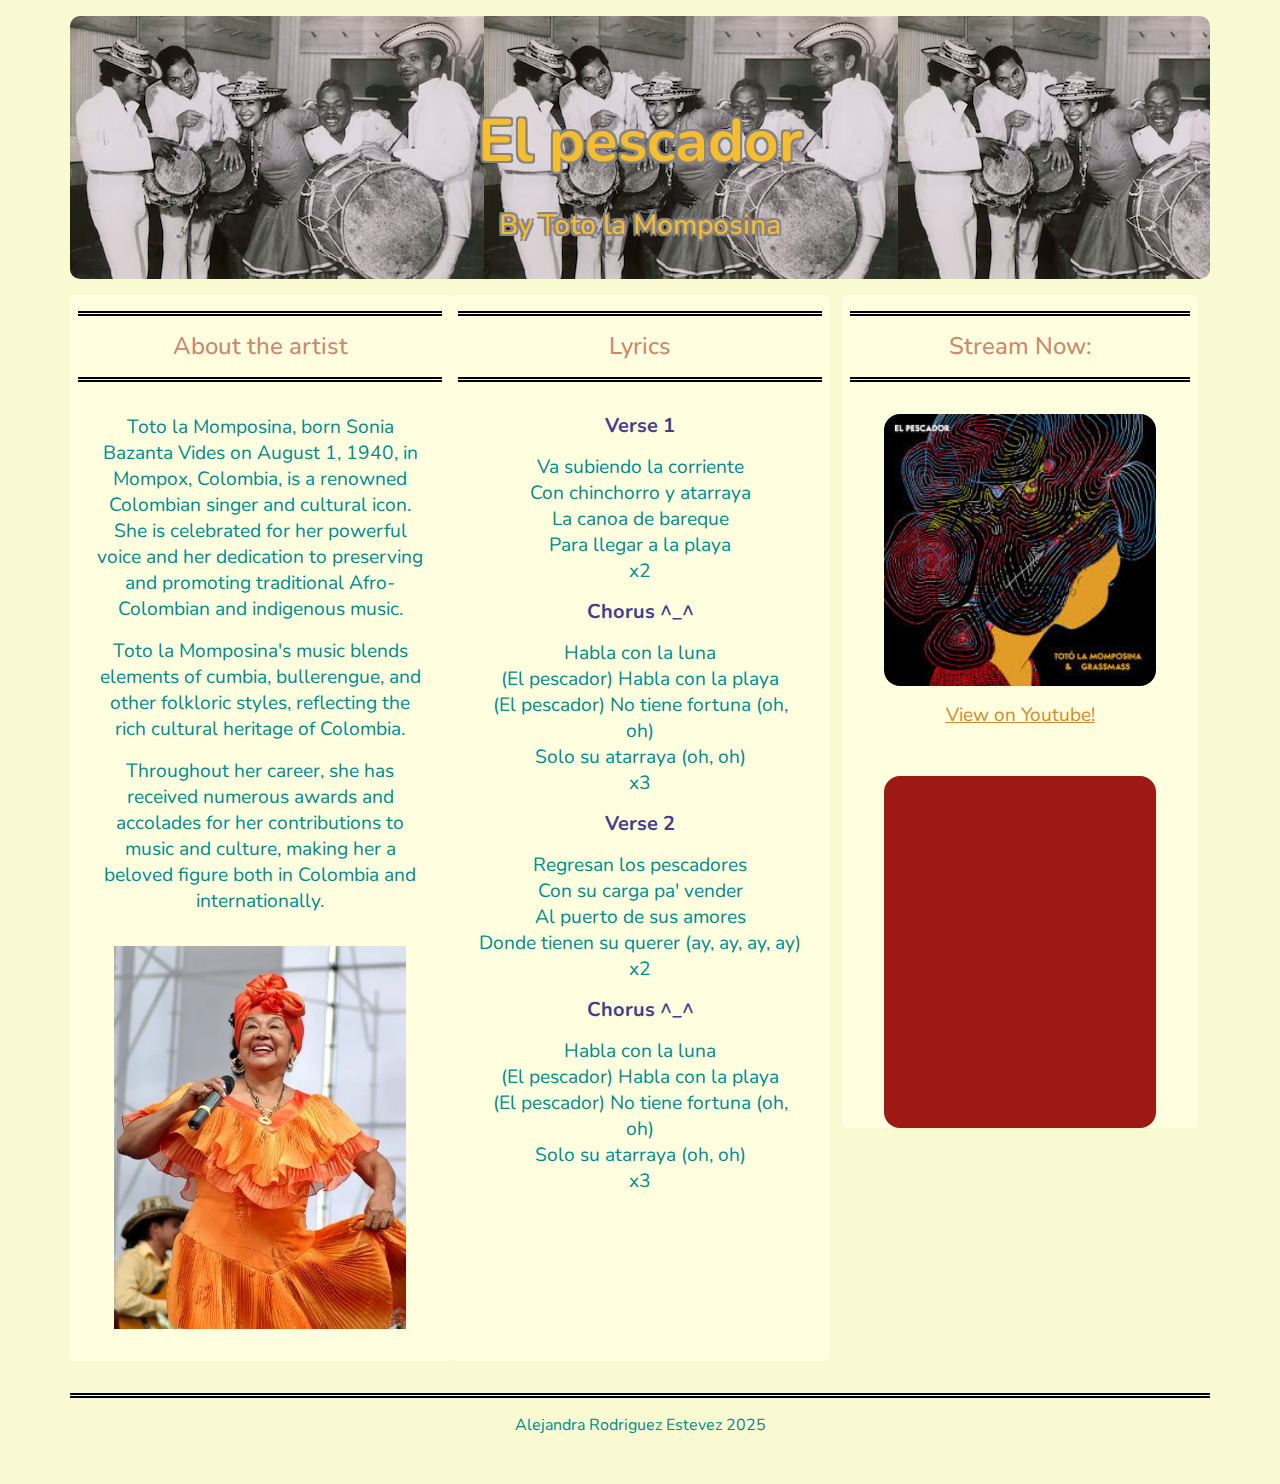
<file: index.html>
<!doctype html>
<html lang="en">
  <head>
    <meta charset="UTF-8">
    <meta name="viewport" content="width=device-width, initial-scale=1.0">
    <link rel="preconnect" href="https://fonts.googleapis.com">
    <link rel="preconnect" href="https://fonts.gstatic.com" crossorigin>
    <link
      href="https://fonts.googleapis.com/css2?family=Nunito:ital,wght@0,200..1000;1,200..1000&display=swap"
      rel="stylesheet"
    >
    <link
      href="https://cdn.jsdelivr.net/npm/bootstrap@5.3.3/dist/css/bootstrap.min.css"
      rel="stylesheet"
      integrity="sha384-QWTKZyjpPEjISv5WaRU9OFeRpok6YctnYmDr5pNlyT2bRjXh0JMhjY6hW+ALEwIH"
      crossorigin="anonymous"
    >
    <link rel="stylesheet" href="styles.css">
    <title>El pescador</title>
  </head>
  <body>
    <header class="container">
      <h1>El pescador</h1>
      <h2>By Toto la Momposina</h2>
    </header>
    <main class="container">
      <div class="row">
        <section class="col-lg-6 col-xl-4 artist-info">
          <h3>About the artist</h3>
          <p>
            Toto la Momposina, born Sonia Bazanta Vides on August 1, 1940, in
            Mompox, Colombia, is a renowned Colombian singer and cultural icon.
            She is celebrated for her powerful voice and her dedication to
            preserving and promoting traditional Afro-Colombian and indigenous
            music.
          </p>
          <p>
            Toto la Momposina's music blends elements of cumbia, bullerengue,
            and other folkloric styles, reflecting the rich cultural heritage of
            Colombia.
          </p>
          <p>
            Throughout her career, she has received numerous awards and
            accolades for her contributions to music and culture, making her a
            beloved figure both in Colombia and internationally.
          </p>
          <figure>
            <img
              src="toto la mompina portrait.jpeg"
              alt="artist portrait wearing traditional clothes"
            >
          </figure>
        </section>
        <section class="col-lg-6 col-xl-4 lyrics">
          <!-- <div class="lyrics"> -->
          <h3>Lyrics</h3>
          <h4>Verse 1</h4>
          <p>
            Va subiendo la corriente <br>
            Con chinchorro y atarraya <br>
            La canoa de bareque <br>
            Para llegar a la playa <br>
            x2<br>
          </p>

          <h4>Chorus ^_^</h4>
          <p>
            Habla con la luna<br>
            (El pescador) Habla con la playa<br>
            (El pescador) No tiene fortuna (oh, oh)<br>
            Solo su atarraya (oh, oh)<br>
            x3 <br>
          </p>
          <h4>Verse 2</h4>
          <p>
            Regresan los pescadores<br>
            Con su carga pa' vender<br>
            Al puerto de sus amores<br>
            Donde tienen su querer (ay, ay, ay, ay)<br>
            x2 <br>
          </p>

          <h4>Chorus ^_^</h4>
          <p>
            Habla con la luna<br>
            (El pescador) Habla con la playa<br>
            (El pescador) No tiene fortuna (oh, oh)<br>
            Solo su atarraya (oh, oh)<br>
            x3 <br>
          </p>
          <!-- </div> -->
        </section>
        <section class="col-xl-4">
          <div class="row stream">
            <h3>Stream Now:</h3>
            <figure class="col-md-6 col-lg-6 col-xl-12 song-info">
              <a
                href="https://www.youtube.com/watch?v=T4ciiEWJ-XA&list=RDT4ciiEWJ-XA&start_radio=1"
                target="_blank"
                rel="link to song"
              >
                <div class="img-container">
                  <img
                    src="toto la momposina.jpeg"
                    alt="toto la momposina cover"
                  >
                </div>
                <figcaption>View on Youtube!</figcaption>
              </a>
            </figure>
            <div class="col-md-6 col-lg-6 col-xl-12">
              <div class="iframe-container">
                <iframe
                  data-testid="embed-iframe"
                  style="border-radius: 12px"
                  src="https://open.spotify.com/embed/track/5STDVTFO7ziu4LDaaRCx2n?utm_source=generator"
                  frameborder="0"
                  allow="autoplay; clipboard-write; encrypted-media; fullscreen; picture-in-picture"
                  loading="lazy"
                >
                </iframe>
              </div>
            </div>
            <!--i found this code on spotify !!-->
          </div>
        </section>
      </div>
    </main>

    <footer class="container">
      <p>Alejandra Rodriguez Estevez 2025</p>
    </footer>
  </body>
</html>
</file>
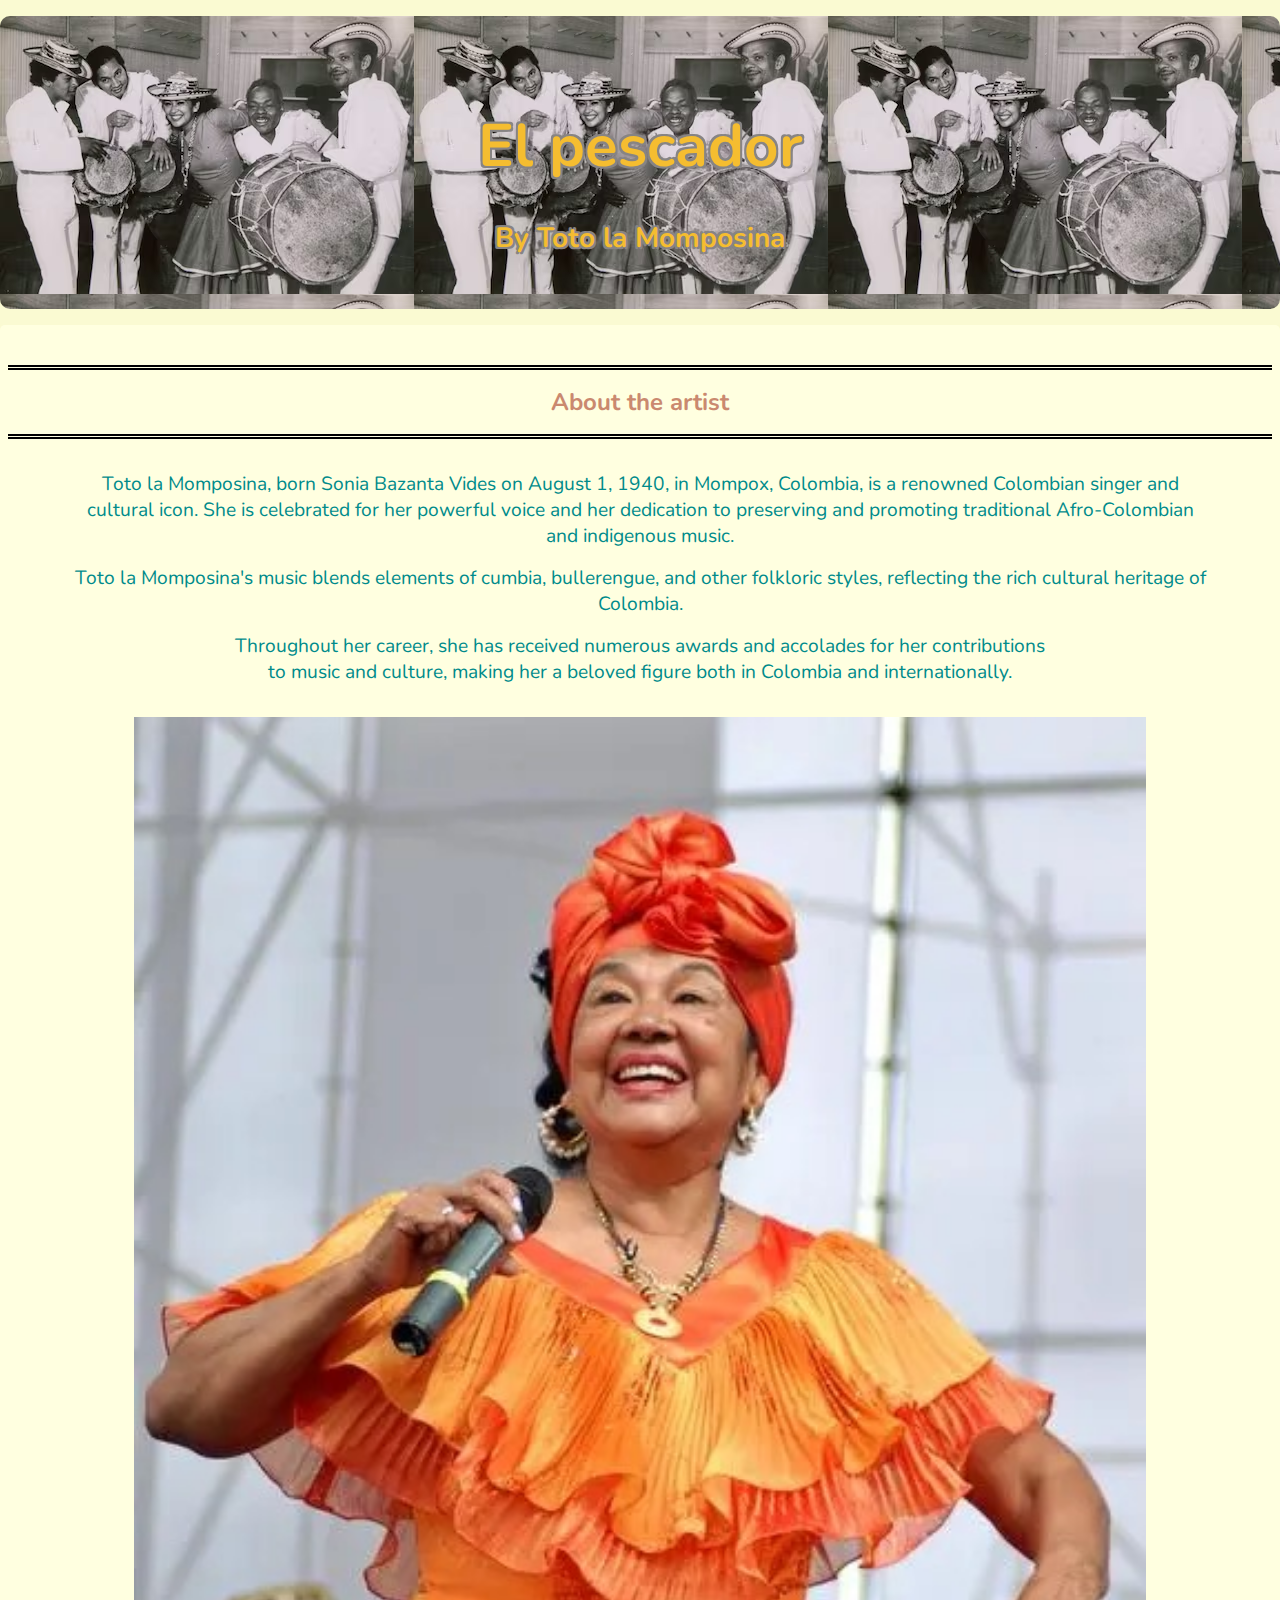
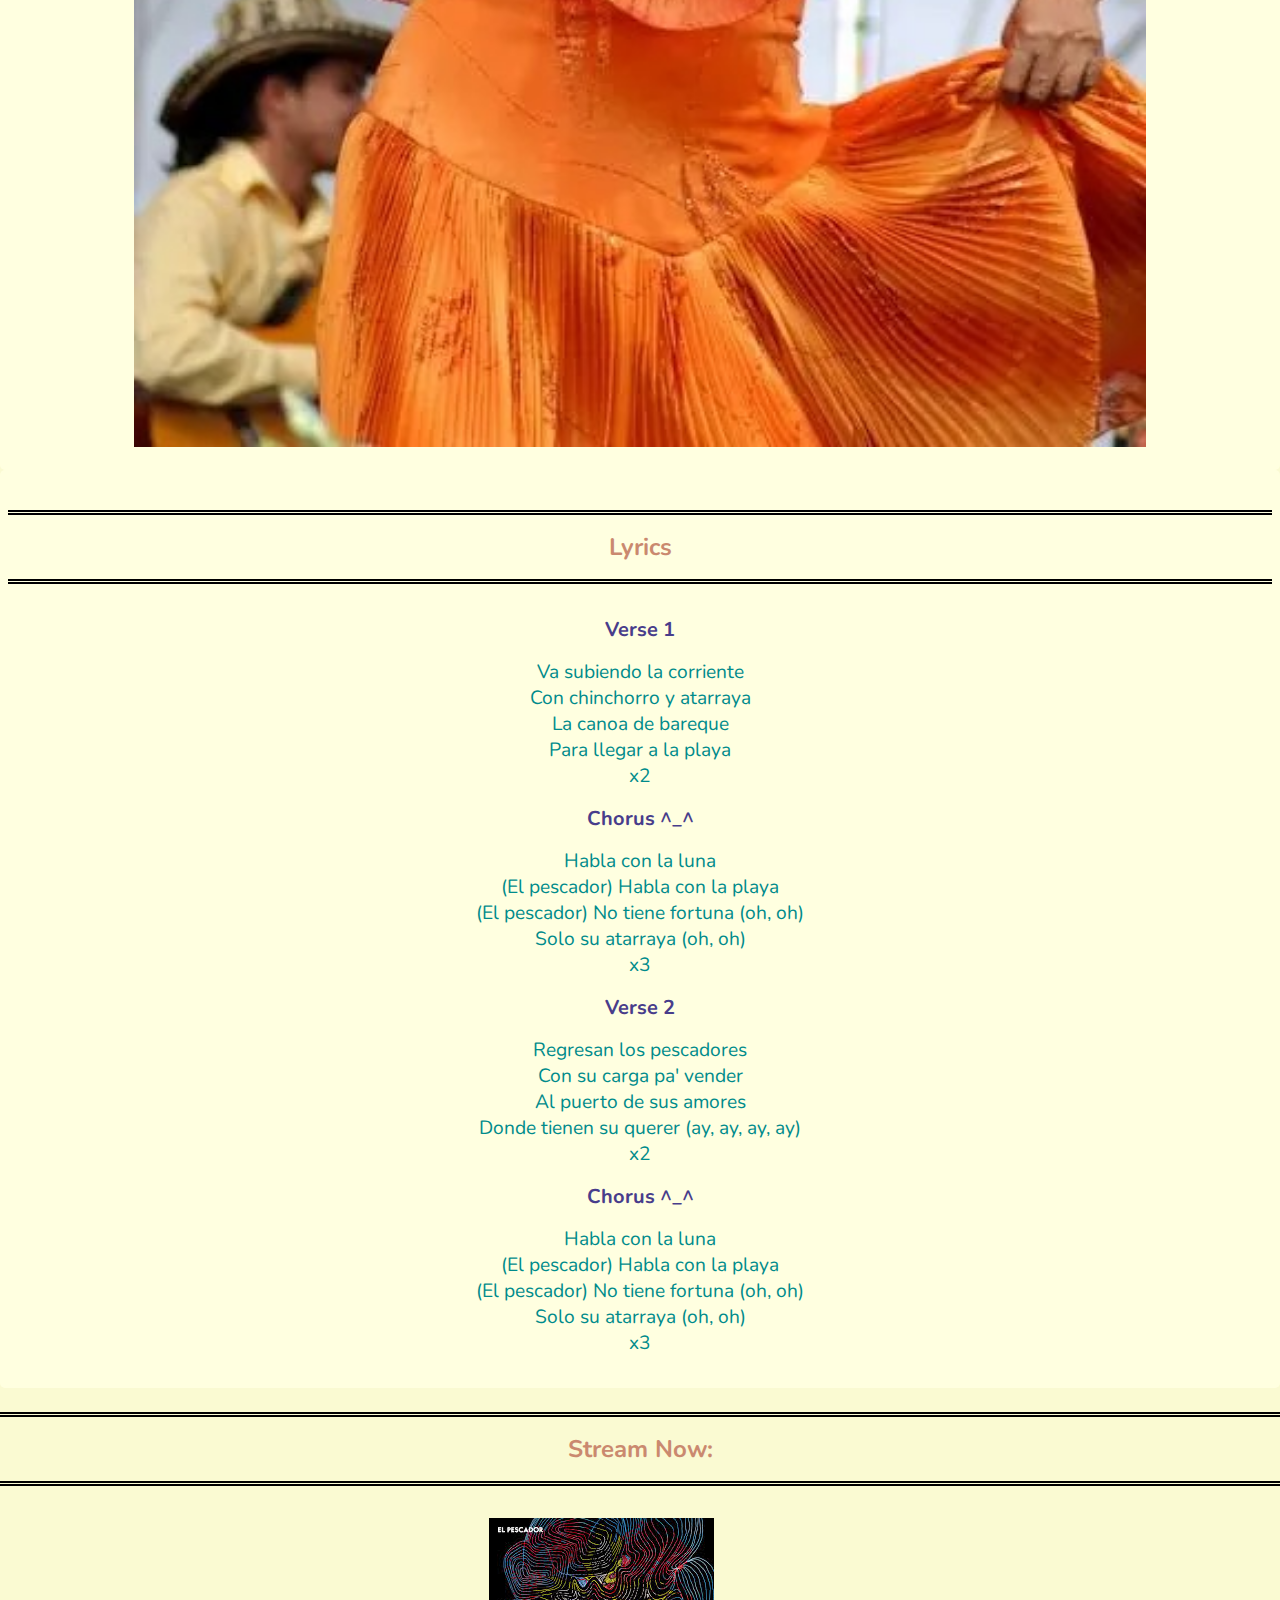
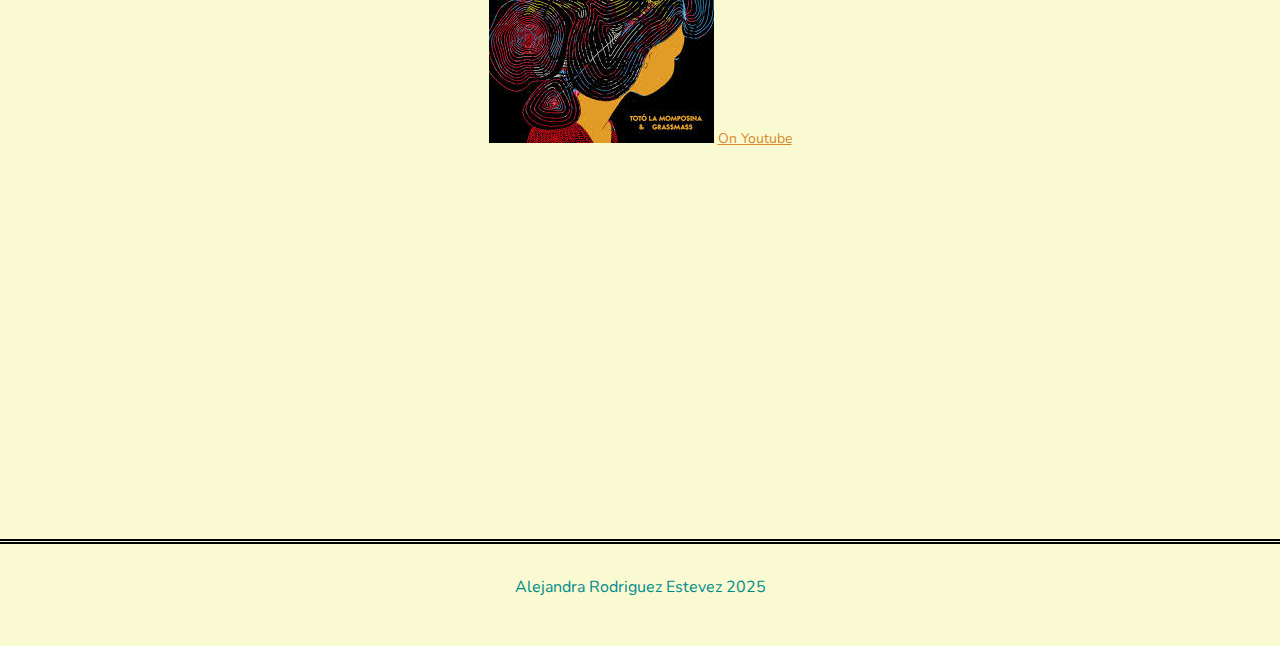
<file: elpescador.html>
<!DOCTYPE html>
<html lang="en">
<head>
    <meta charset="UTF-8">
    <meta name="viewport" content="width=device-width, initial-scale=1.0">
    <link rel="preconnect" href="https://fonts.googleapis.com">
    <link rel="preconnect" href="https://fonts.gstatic.com" crossorigin>
    <link href="https://fonts.googleapis.com/css2?family=Nunito:ital,wght@0,200..1000;1,200..1000&display=swap" rel="stylesheet">
    <link rel="stylesheet" href="styles.css">
    <title>Document</title>
</head>
<body>
    <header>
    <h1>El pescador</h1>
                <h2>By Toto la Momposina</h2> 
            </header>
            <div class="Column">
                <div class="artist-info">
                <h3>About the artist</h3>
                <p>Toto la Momposina, born Sonia Bazanta Vides on August 1, 1940, in Mompox, Colombia,
                 is a renowned Colombian singer and cultural icon. She is celebrated for her powerful 
                 voice and her dedication to preserving and promoting traditional Afro-Colombian and indigenous music.
                 </p>
              <p>   
             Toto la Momposina's music blends elements of cumbia, bullerengue, 
             and other folkloric styles, reflecting the rich cultural heritage of Colombia. 
             </p>
                <p>
             Throughout her career, she has received numerous awards and accolades for her contributions<br>
              to music and culture, making her a beloved figure both in Colombia and internationally.</p>
              <img src="toto la mompina portrait.jpeg" alt="artist portrait wearing traditional clothes">
                </div>
            </div>
            <div class="Column">
                <div class="lyrics">
              <h3>Lyrics</h3>
                <h4>Verse 1</h4>
                    <p>Va subiendo la corriente <br>
            Con chinchorro y atarraya <br>
            La canoa de bareque <br>
            Para llegar a la playa <br>
            x2<br>
                </p>

                <h4>Chorus ^_^</h4>
                    <p>Habla con la luna<br>
                    (El pescador) Habla con la playa<br>
                    (El pescador) No tiene fortuna (oh, oh)<br>
                    Solo su atarraya (oh, oh)<br>
                    x3 <br>
                </p>
                <h4>Verse 2</h4>
                    <p>Regresan los pescadores<br>
                    Con su carga pa' vender<br>
                    Al puerto de sus amores<br>
                    Donde tienen su querer (ay, ay, ay, ay)<br>
                    x2 <br></p>

                <h4>Chorus ^_^</h4>
                    <p>Habla con la luna<br>
                    (El pescador) Habla con la playa<br>
                    (El pescador) No tiene fortuna (oh, oh)<br>
                    Solo su atarraya (oh, oh)<br>
                    x3 <br>
                </p>
                </div>
                </div>
    <div class="Column">
        <div class="song-info">
        <h3>Stream Now:</h3>
        <img src="toto la momposina.jpeg" alt="toto la momposina cover">
        <a href="https://www.youtube.com/watch?v=T4ciiEWJ-XA&list=RDT4ciiEWJ-XA&start_radio=1" 
        target="_blank" rel="link to song">On Youtube</a>
       <iframe 
         data-testid="embed-iframe" style="border-radius:12px" 
         src="https://open.spotify.com/embed/track/5STDVTFO7ziu4LDaaRCx2n?utm_source=generator" 
          width="100%" height="352" frameBorder="0" allowfullscreen="
          " allow="autoplay; clipboard-write; encrypted-media; fullscreen; picture-in-picture" loading="lazy">
     </iframe> <!--i found this code on spotify !!-->
        </div>
    </div>
</body>

<footer>
    <p>Alejandra Rodriguez Estevez
        2025
    </p>
</footer>
</body>
</html>
</file>
<file: styles.css>
:root {
  --header-color-1: rgb(245, 189, 48);
  --header-color-2: rgb(245, 189, 48);
  --header-color-3: rgb(202, 137, 111);
  --header-color-4: darkslateblue;
  --link-color: rgb(214, 137, 42);
  --p-color: darkcyan;
  --body-background-color: lightgoldenrodyellow;
  --panel-background-color: lightyellow;
  --iframe-background-color: #9c1914;
}

body {
  font:
    16px "Nunito",
    sans-serif;
  color: black;
  background-color: lightgoldenrodyellow;
  background-color: var(--body-background-color);
  margin: 0;
  padding: 1rem 0;
  text-align: center;
}
header {
  text-align: center;
  background-color: var(--panel-background-color);
  background-image: url("toto\ la\ momposina\ black\ and\ white.avif");
  padding: 1.8rem;
  margin: 0 0 1rem 0;
  border-radius: 10px;
}
h1,
h2,
h3,
h4,
p {
  text-align: center;
}
h1 {
  margin: 3.75rem 0 2rem 0;
  font-size: 3.75rem;
  font-weight: 700;
  color: var(--header-color-1);
  text-shadow:
    -2px -2px 0 rgb(135, 132, 132),
    /* Top-left shadow */ 2px -2px 0 rgb(135, 132, 132),
    /* Top-right shadow */ -2px 2px 0 rgb(135, 132, 132),
    /* Bottom-left shadow */ 2px 2px 0 rgb(135, 132, 132);
}
h2 {
  font-size: 1.75rem;
  color: var(--header-color-2);
  text-shadow:
    -2px -2px 0 rgb(135, 132, 132),
    /* Top-left shadow */ 2px -2px 0 rgb(135, 132, 132),
    /* Top-right shadow */ -2px 2px 0 rgb(135, 132, 132),
    /* Bottom-left shadow */ 2px 2px 0 rgb(135, 132, 132);
}
h3 {
  font-size: 1.5rem;
  color: var(--header-color-3);
  padding: 1rem;
  border-top: 5px double black;
  border-bottom: 5px double black;
  margin-bottom: 2rem;
}
h4 {
  margin: 1rem 0;
  font-size: 1.25rem;
  font-weight: bold;
  color: var(--header-color-4);
}
p {
  color: var(--p-color);
  size: 1rem;
}
a {
  color: var(--link-color);
  font-size: 0.875rem;
}
.artist-info,
.lyrics,
.stream {
  text-align: center;
  background-color: var(--panel-background-color);
  padding: 1rem 0.5rem;
  margin: 0;
  border-radius: 5px;
  font-size: 18px;
  font-size: 1.2rem;
  p {
    width: 90%;
    margin: 1rem auto;
  }
}
.artist-info {
  img {
    width: 80%;
    height: auto;
    margin: 1rem auto 0 auto;
  }
}
.stream {
  margin-bottom: 0;
  padding-bottom: 0;
  h3 {
    text-align: center;
    padding: 1rem;
    border-top: 5px double black;
    border-bottom: 5px double black;
    margin-bottom: 2rem;
  }
  div {
    padding: 0;
  }
  figure {
    margin: 0 0 2rem 0;
    padding: 0 0 2rem 0;
    padding: 0;
    a {
      display: block;
    }
  }
  figcaption {
    text-decoration: underline;
    font-size: 1.2rem;
    margin: 1rem 0;
  }
  .img-container {
    aspect-ratio: 1;
    width: 80%;
    margin: 0 auto;
    border-radius: 1rem;
    overflow: hidden;
  }
  img {
    width: 100%;
    height: auto;
  }
  /*
  set the background color of the container to the same color as the iframe body
  note: iframe height is 352px
  */
  .iframe-container {
    border-radius: 1rem;
    overflow: hidden;
    margin: 0 auto;
    width: 80%;
    height: auto;
    min-height: 352px;
    aspect-ratio: 1;
    background-color: #9c1914;
    background-color: var(--iframe-background-color);
  }
  iframe {
    width: 100%;
    height: 352px;
    border: none;
  }
}
footer {
  margin-top: 2rem;
  padding: 1rem 0;
  border-top: 5px double black;
}
</file>
